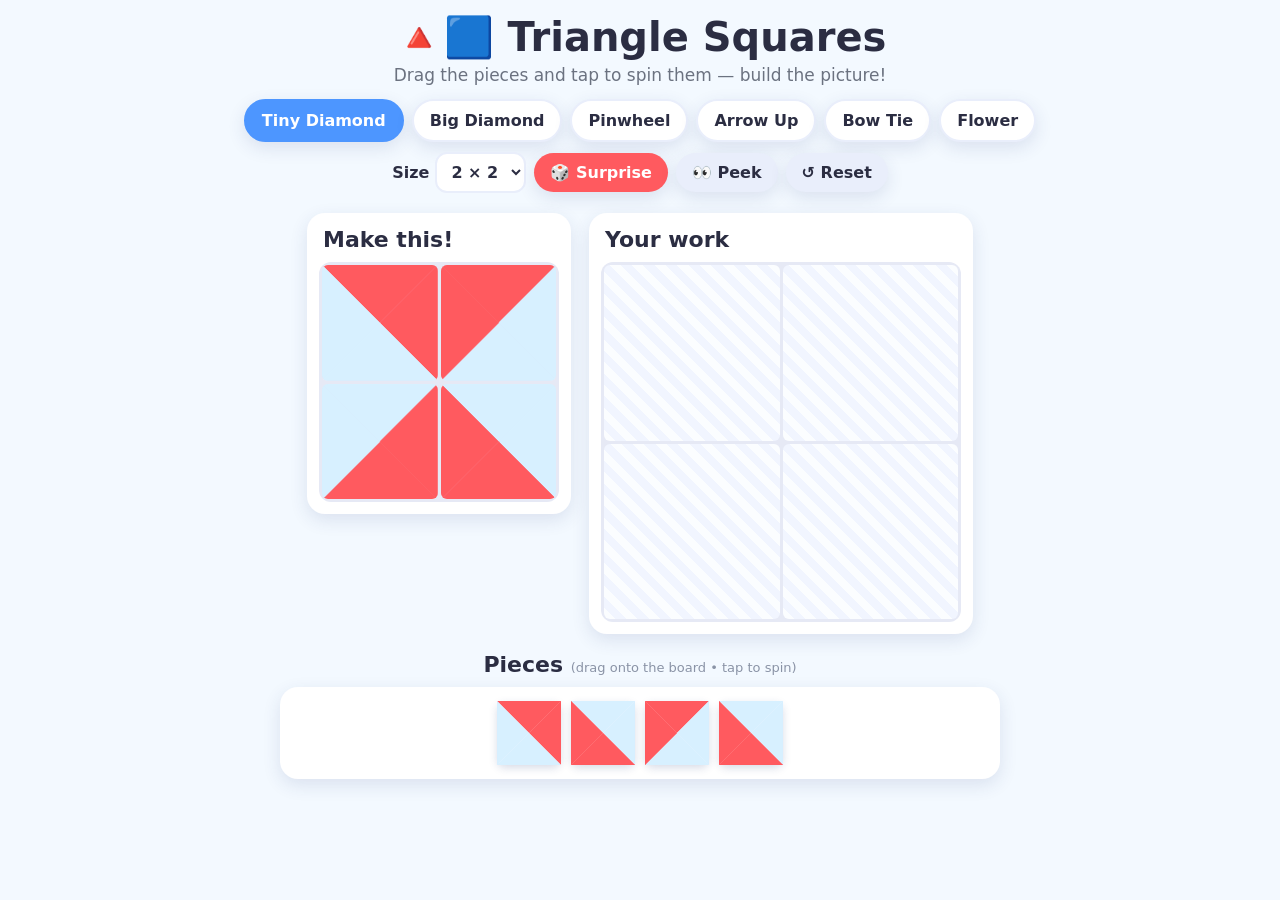
<file: index.html>
<!DOCTYPE html>
<html lang="en">
<head>
  <meta charset="UTF-8" />
  <meta name="viewport" content="width=device-width, initial-scale=1.0, maximum-scale=1.0, user-scalable=no" />
  <title>Triangle Squares — Shape Builder</title>
  <link rel="stylesheet" href="styles.css?v=4" />
</head>
<body>
  <header class="topbar">
    <h1>🔺🟦 Triangle Squares</h1>
    <p class="tagline">Drag the pieces and tap to spin them — build the picture!</p>
  </header>

  <nav class="controls">
    <div class="control-group" id="levelButtons" aria-label="Choose a puzzle"></div>
    <div class="control-group">
      <label class="size-pick">
        Size
        <select id="sizeSelect">
          <option value="2">2 × 2</option>
          <option value="3" selected>3 × 3</option>
          <option value="4">4 × 4</option>
        </select>
      </label>
      <button id="surpriseBtn" class="btn btn-fun">🎲 Surprise</button>
      <button id="peekBtn" class="btn btn-soft" aria-pressed="false">👀 Peek</button>
      <button id="resetBtn" class="btn btn-soft">↺ Reset</button>
    </div>
  </nav>

  <main class="play-area">
    <section class="panel">
      <h2>Make this!</h2>
      <div id="targetGrid" class="grid target" aria-label="Target picture"></div>
    </section>

    <section class="panel">
      <h2>Your work</h2>
      <div id="boardGrid" class="grid board" aria-label="Your board"></div>
    </section>
  </main>

  <section class="tray-wrap">
    <h2>Pieces <span class="hint-text">(drag onto the board • tap to spin)</span></h2>
    <div id="tray" class="tray" aria-label="Pieces tray"></div>
  </section>

  <!-- Win celebration overlay -->
  <div id="winOverlay" class="win-overlay">
    <div class="win-card">
      <div class="win-emoji">🎉</div>
      <h2>You did it!</h2>
      <p id="winLevelName"></p>
      <div class="win-actions">
        <button id="nextBtn" class="btn btn-fun">Next puzzle →</button>
        <button id="playAgainBtn" class="btn btn-soft">Play again</button>
      </div>
    </div>
  </div>

  <!-- Floating drag layer -->
  <div id="dragLayer" class="drag-layer" aria-hidden="true"></div>

  <script src="levels.js?v=4"></script>
  <script src="app.js?v=4"></script>
</body>
</html>
</file>
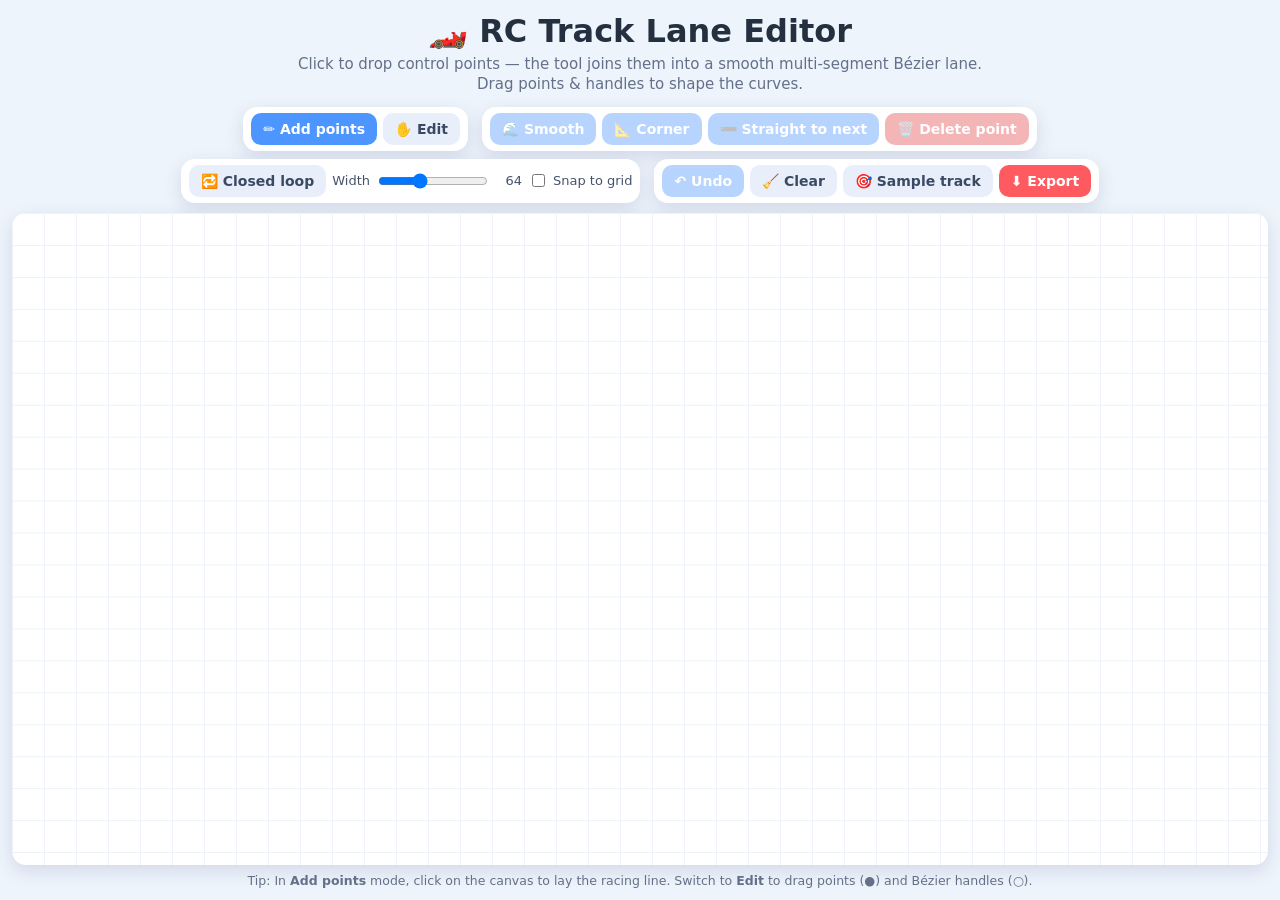
<file: track-editor.html>
<!DOCTYPE html>
<html lang="en">
<head>
  <meta charset="UTF-8" />
  <meta name="viewport" content="width=device-width, initial-scale=1.0, maximum-scale=1.0, user-scalable=no" />
  <title>RC Track Lane Editor</title>
  <link rel="stylesheet" href="track-editor.css?v=1" />
</head>
<body>
  <header class="te-topbar">
    <h1>🏎️ RC Track Lane Editor</h1>
    <p class="te-tagline">
      Click to drop control points — the tool joins them into a smooth
      multi-segment Bézier lane. Drag points &amp; handles to shape the curves.
    </p>
  </header>

  <nav class="te-toolbar" aria-label="Tools">
    <div class="te-group" role="group" aria-label="Mode">
      <button id="modeAdd" class="te-btn te-toggle is-on">✏️ Add points</button>
      <button id="modeEdit" class="te-btn te-toggle">✋ Edit</button>
    </div>

    <div class="te-group" role="group" aria-label="Selected point">
      <button id="smoothBtn" class="te-btn" disabled>🌊 Smooth</button>
      <button id="cornerBtn" class="te-btn" disabled>📐 Corner</button>
      <button id="straightBtn" class="te-btn" disabled>➖ Straight to next</button>
      <button id="deleteBtn" class="te-btn te-danger" disabled>🗑️ Delete point</button>
    </div>

    <div class="te-group" role="group" aria-label="Track">
      <button id="closeBtn" class="te-btn te-toggle">🔁 Closed loop</button>
      <label class="te-slider">
        Width <input id="widthRange" type="range" min="10" max="160" value="64" />
        <span id="widthVal">64</span>
      </label>
      <label class="te-check">
        <input id="snapChk" type="checkbox" /> Snap to grid
      </label>
    </div>

    <div class="te-group" role="group" aria-label="File">
      <button id="undoBtn" class="te-btn" disabled>↶ Undo</button>
      <button id="clearBtn" class="te-btn te-soft">🧹 Clear</button>
      <button id="sampleBtn" class="te-btn te-soft">🎯 Sample track</button>
      <button id="exportBtn" class="te-btn te-fun">⬇️ Export</button>
    </div>
  </nav>

  <main class="te-stage">
    <canvas id="canvas" class="te-canvas" aria-label="Track drawing surface"></canvas>
    <p class="te-hint" id="hint">
      Tip: In <b>Add points</b> mode, click on the canvas to lay the racing line.
      Switch to <b>Edit</b> to drag points (●) and Bézier handles (○).
    </p>
  </main>

  <!-- Export dialog -->
  <div id="exportOverlay" class="te-overlay" hidden>
    <div class="te-card">
      <div class="te-card-head">
        <h2>Export track</h2>
        <button id="exportClose" class="te-btn te-soft" aria-label="Close">✕</button>
      </div>
      <div class="te-tabs" role="tablist">
        <button class="te-tab is-on" data-tab="json">JSON</button>
        <button class="te-tab" data-tab="svgpath">SVG path</button>
        <button class="te-tab" data-tab="points">Sampled points</button>
        <button class="te-tab" data-tab="svgfile">SVG file</button>
      </div>
      <textarea id="exportText" class="te-out" spellcheck="false" readonly></textarea>
      <div class="te-card-actions">
        <button id="copyBtn" class="te-btn te-fun">📋 Copy</button>
        <button id="downloadBtn" class="te-btn te-soft">💾 Download</button>
        <span id="copyMsg" class="te-copymsg" aria-live="polite"></span>
      </div>
    </div>
  </div>

  <script src="track-editor.js?v=1"></script>
</body>
</html>
</file>
<file: styles.css>
/* ===========================================================================
 * styles.css — kid-friendly, big-touch-targets, responsive
 * ========================================================================= */
:root {
  --bg: #f3f9ff;
  --panel: #ffffff;
  --ink: #2b2d42;
  --accent: #4d96ff;
  --fun: #ff5a5f;
  --soft: #e9eefb;
  --cell-line: #e6e9f5;
  --radius: 18px;
  --shadow: 0 6px 18px rgba(40, 60, 120, .12);
}

* { box-sizing: border-box; }

html, body {
  margin: 0;
  padding: 0;
  background: var(--bg);
  color: var(--ink);
  font-family: "Comic Sans MS", "Baloo 2", "Segoe UI", system-ui, sans-serif;
  -webkit-tap-highlight-color: transparent;
  touch-action: manipulation;
}

.topbar {
  text-align: center;
  padding: 14px 12px 4px;
}
.topbar h1 { margin: 0; font-size: clamp(24px, 5vw, 40px); }
.tagline { margin: 4px 0 0; color: #6b7280; font-size: clamp(13px, 2.6vw, 17px); }

/* ---- controls ---- */
.controls {
  display: flex;
  flex-wrap: wrap;
  gap: 10px 18px;
  justify-content: center;
  align-items: center;
  padding: 10px 12px;
}
.control-group { display: flex; flex-wrap: wrap; gap: 8px; align-items: center; }

.btn {
  border: none;
  border-radius: 999px;
  padding: 10px 16px;
  font-size: 16px;
  font-weight: 700;
  font-family: inherit;
  cursor: pointer;
  box-shadow: var(--shadow);
  transition: transform .08s ease, filter .12s ease;
}
.btn:active { transform: translateY(1px) scale(.97); }
.btn-fun  { background: var(--fun);   color: #fff; }
.btn-soft { background: var(--soft);  color: var(--ink); }
.btn-level { background: #fff; color: var(--ink); border: 2px solid var(--soft); }
.btn-level.active { background: var(--accent); color: #fff; border-color: var(--accent); }
.btn[aria-pressed="true"] { background: var(--accent); color: #fff; }

.size-pick { font-weight: 700; display: flex; align-items: center; gap: 6px; }
#sizeSelect {
  font-family: inherit; font-size: 16px; font-weight: 700;
  padding: 8px 10px; border-radius: 12px; border: 2px solid var(--soft);
  background: #fff; color: var(--ink);
}

/* ---- play area ---- */
.play-area {
  display: flex;
  flex-wrap: wrap;
  gap: 18px;
  justify-content: center;
  align-items: flex-start;
  padding: 10px 12px;
}
.panel {
  background: var(--panel);
  border-radius: var(--radius);
  box-shadow: var(--shadow);
  padding: 12px;
}
.panel h2, .tray-wrap h2 {
  margin: 2px 4px 10px;
  font-size: clamp(16px, 3vw, 22px);
}
.hint-text { font-size: 13px; color: #8a93a6; font-weight: 400; }

/* ---- grids ---- */
.grid {
  display: grid;
  gap: 3px;
  background: var(--cell-line);
  border-radius: 12px;
  padding: 3px;
  width: min(86vw, 360px);
  aspect-ratio: 1 / 1;
}
.target { width: min(60vw, 240px); }

.cell {
  position: relative;
  background: var(--cream);
  border-radius: 6px;
  overflow: hidden;
  aspect-ratio: 1 / 1;
}
.board .cell { background: #fbfdff; outline: 2px dashed transparent; }
.board .cell.empty { background: repeating-linear-gradient(45deg, #fbfdff, #fbfdff 8px, #f1f5ff 8px, #f1f5ff 16px); }
.board .cell.drop-hover { outline: 3px solid var(--accent); outline-offset: -3px; }

/* ghost overlay for "peek" */
.cell .peek-ghost { position: absolute; inset: 0; opacity: .28; pointer-events: none; }

/* ---- piece tile ---- */
.tile {
  width: 100%; height: 100%;
  display: block;
  cursor: grab;
  user-select: none;
  -webkit-user-select: none;
  touch-action: none;
}
.tile.dragging-src { opacity: .25; }
.tile.pop { animation: pop .22s ease; }
@keyframes pop {
  0% { transform: scale(1); }
  50% { transform: scale(1.16); }
  100% { transform: scale(1); }
}
.tile svg { width: 100%; height: 100%; display: block; }

/* ---- tray ---- */
.tray-wrap { padding: 6px 12px 28px; text-align: center; }
.tray {
  display: flex;
  flex-wrap: wrap;
  gap: 10px;
  justify-content: center;
  align-items: center;
  min-height: 90px;
  background: var(--panel);
  border-radius: var(--radius);
  box-shadow: var(--shadow);
  padding: 14px;
  margin: 0 auto;
  max-width: 720px;
}
.tray.drop-hover { outline: 3px solid var(--accent); outline-offset: -3px; }
.tray .tile {
  width: 64px; height: 64px;
  border-radius: 8px;
  box-shadow: 0 3px 8px rgba(40,60,120,.18);
}
.tray-empty { color: #9aa3b5; font-weight: 700; }

/* ---- drag layer ---- */
.drag-layer { position: fixed; inset: 0; pointer-events: none; z-index: 50; }
.drag-clone {
  position: fixed;
  width: 72px; height: 72px;
  margin: -36px 0 0 -36px;
  border-radius: 8px;
  box-shadow: 0 10px 22px rgba(40,60,120,.35);
  transform: scale(1.08);
  pointer-events: none;
}

/* ---- win overlay ---- */
/* Hidden by default; only shown when JS adds the `.show` class. */
.win-overlay {
  position: fixed; inset: 0; z-index: 100;
  background: rgba(20, 30, 60, .45);
  display: none;
  align-items: center; justify-content: center;
  animation: fade .2s ease;
}
.win-overlay.show { display: flex; }
@keyframes fade { from { opacity: 0; } to { opacity: 1; } }
.win-card {
  background: #fff; border-radius: 24px; padding: 28px 34px; text-align: center;
  box-shadow: 0 20px 60px rgba(20,30,60,.4);
  animation: popin .35s cubic-bezier(.2,1.3,.5,1);
}
@keyframes popin { from { transform: scale(.7); opacity: 0; } to { transform: scale(1); opacity: 1; } }
.win-emoji { font-size: 64px; animation: wiggle 1s ease infinite; }
@keyframes wiggle { 0%,100% { transform: rotate(-8deg); } 50% { transform: rotate(8deg); } }
.win-card h2 { margin: 6px 0; font-size: 30px; }
.win-actions { display: flex; gap: 10px; justify-content: center; margin-top: 14px; }

/* confetti bits */
.confetti {
  position: fixed; top: -12px; width: 10px; height: 14px;
  z-index: 99; border-radius: 2px; pointer-events: none;
  animation: fall linear forwards;
}
@keyframes fall {
  to { transform: translateY(110vh) rotate(720deg); opacity: .9; }
}

@media (max-width: 540px) {
  .grid { width: min(92vw, 340px); }
  .target { width: min(46vw, 200px); }
  .tray .tile { width: 56px; height: 56px; }
}
</file>
<file: track-editor.css>
/* ===========================================================================
 * track-editor.css — RC track lane editor UI
 * Standalone tool; shares the friendly look of the main app but self-contained.
 * ========================================================================= */
:root {
  --te-bg: #eef4fb;
  --te-panel: #ffffff;
  --te-ink: #24303f;
  --te-accent: #4d96ff;
  --te-fun: #ff5a5f;
  --te-soft: #e9eefb;
  --te-danger: #e5484d;
  --te-line: #d8e0ee;
  --te-radius: 14px;
  --te-shadow: 0 6px 18px rgba(40, 60, 120, .14);
}

* { box-sizing: border-box; }

html, body {
  margin: 0;
  padding: 0;
  height: 100%;
  background: var(--te-bg);
  color: var(--te-ink);
  font-family: "Segoe UI", system-ui, -apple-system, sans-serif;
  -webkit-tap-highlight-color: transparent;
  touch-action: manipulation;
}

body { display: flex; flex-direction: column; min-height: 100vh; }

/* ---- header ---- */
.te-topbar { text-align: center; padding: 12px 12px 2px; }
.te-topbar h1 { margin: 0; font-size: clamp(20px, 4vw, 32px); }
.te-tagline {
  margin: 4px auto 0; max-width: 720px;
  color: #647089; font-size: clamp(12px, 2.4vw, 15px); line-height: 1.35;
}

/* ---- toolbar ---- */
.te-toolbar {
  display: flex; flex-wrap: wrap; gap: 8px 14px;
  justify-content: center; align-items: center;
  padding: 10px 12px;
}
.te-group {
  display: flex; flex-wrap: wrap; gap: 6px; align-items: center;
  background: var(--te-panel);
  padding: 6px 8px; border-radius: var(--te-radius);
  box-shadow: var(--te-shadow);
}

.te-btn {
  font: inherit; font-size: 14px; font-weight: 600;
  border: none; border-radius: 10px;
  padding: 8px 12px; cursor: pointer;
  background: var(--te-accent); color: #fff;
  transition: transform .06s ease, filter .15s ease, background .15s ease;
  white-space: nowrap;
}
.te-btn:hover:not(:disabled) { filter: brightness(1.05); }
.te-btn:active:not(:disabled) { transform: translateY(1px); }
.te-btn:disabled { opacity: .4; cursor: not-allowed; }

.te-soft { background: var(--te-soft); color: #3a4a63; }
.te-fun  { background: var(--te-fun); }
.te-danger { background: var(--te-danger); }

.te-toggle { background: var(--te-soft); color: #3a4a63; }
.te-toggle.is-on { background: var(--te-accent); color: #fff; }

.te-slider { display: flex; align-items: center; gap: 6px; font-size: 13px; color: #46536b; }
.te-slider input[type="range"] { width: 110px; }
.te-slider span { min-width: 26px; text-align: right; font-variant-numeric: tabular-nums; }

.te-check { display: flex; align-items: center; gap: 5px; font-size: 13px; color: #46536b; }

/* ---- stage ---- */
.te-stage {
  flex: 1;
  display: flex; flex-direction: column;
  padding: 0 12px 12px;
  min-height: 0;
}
.te-canvas {
  flex: 1;
  width: 100%;
  min-height: 320px;
  background: var(--te-panel);
  border-radius: var(--te-radius);
  box-shadow: var(--te-shadow);
  touch-action: none;   /* we handle all pointer gestures ourselves */
  cursor: crosshair;
  display: block;
}
.te-hint {
  margin: 8px 4px 0; text-align: center;
  color: #647089; font-size: 12.5px;
}

/* ---- export overlay ---- */
.te-overlay {
  position: fixed; inset: 0;
  background: rgba(24, 34, 52, .5);
  display: flex; align-items: center; justify-content: center;
  padding: 16px; z-index: 50;
}
.te-overlay[hidden] { display: none; }
.te-card {
  background: var(--te-panel); border-radius: var(--te-radius);
  box-shadow: var(--te-shadow);
  width: min(720px, 100%); max-height: 90vh;
  display: flex; flex-direction: column;
  padding: 16px;
}
.te-card-head { display: flex; align-items: center; justify-content: space-between; }
.te-card-head h2 { margin: 0; font-size: 20px; }

.te-tabs { display: flex; flex-wrap: wrap; gap: 6px; margin: 12px 0 8px; }
.te-tab {
  font: inherit; font-size: 13px; font-weight: 600;
  border: 1px solid var(--te-line); border-radius: 8px;
  padding: 6px 10px; cursor: pointer;
  background: #f5f8fd; color: #46536b;
}
.te-tab.is-on { background: var(--te-accent); color: #fff; border-color: var(--te-accent); }

.te-out {
  width: 100%; min-height: 220px; resize: vertical;
  font-family: ui-monospace, "SF Mono", Menlo, Consolas, monospace;
  font-size: 12.5px; line-height: 1.45;
  border: 1px solid var(--te-line); border-radius: 10px;
  padding: 10px; background: #fbfcfe; color: #24303f;
}
.te-card-actions { display: flex; align-items: center; gap: 10px; margin-top: 12px; }
.te-copymsg { color: #2ca24a; font-size: 13px; font-weight: 600; }

@media (max-width: 560px) {
  .te-slider input[type="range"] { width: 80px; }
  .te-btn { padding: 8px 10px; font-size: 13px; }
}
</file>
